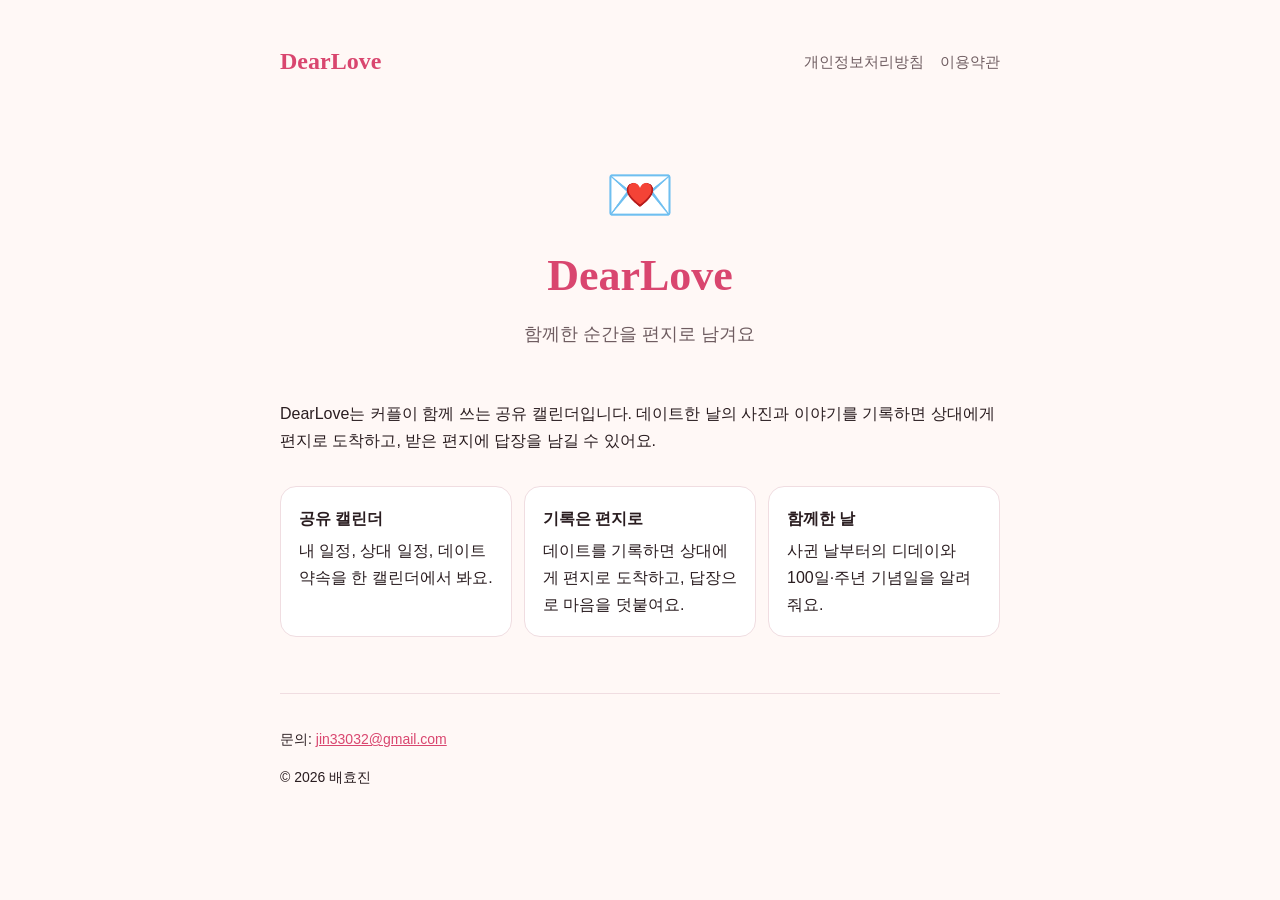
<file: index.html>
<!doctype html>
<html lang="ko">
<head>
  <meta charset="utf-8">
  <meta name="viewport" content="width=device-width, initial-scale=1">
  <title>DearLove — 함께한 순간을 편지로</title>
  <meta name="description" content="DearLove는 커플이 함께 쓰는 공유 캘린더입니다. 함께한 순간을 편지로 남기고, 답장을 주고받으세요.">
  <link rel="stylesheet" href="style.css">
</head>
<body>
<main>
  <header class="site">
    <a class="brand" href="./">DearLove</a>
    <nav><a href="privacy.html">개인정보처리방침</a><a href="terms.html">이용약관</a></nav>
  </header>

  <section class="hero">
    <div class="mark">💌</div>
    <h1>DearLove</h1>
    <p>함께한 순간을 편지로 남겨요</p>
  </section>

  <p>DearLove는 커플이 함께 쓰는 공유 캘린더입니다. 데이트한 날의 사진과 이야기를 기록하면 상대에게 편지로 도착하고, 받은 편지에 답장을 남길 수 있어요.</p>

  <div class="cards">
    <div class="card"><b>공유 캘린더</b>내 일정, 상대 일정, 데이트 약속을 한 캘린더에서 봐요.</div>
    <div class="card"><b>기록은 편지로</b>데이트를 기록하면 상대에게 편지로 도착하고, 답장으로 마음을 덧붙여요.</div>
    <div class="card"><b>함께한 날</b>사귄 날부터의 디데이와 100일·주년 기념일을 알려 줘요.</div>
  </div>

  <footer>
    <p>문의: <a href="mailto:jin33032@gmail.com">jin33032@gmail.com</a></p>
    <p>© 2026 배효진</p>
  </footer>
</main>
</body>
</html>
</file>
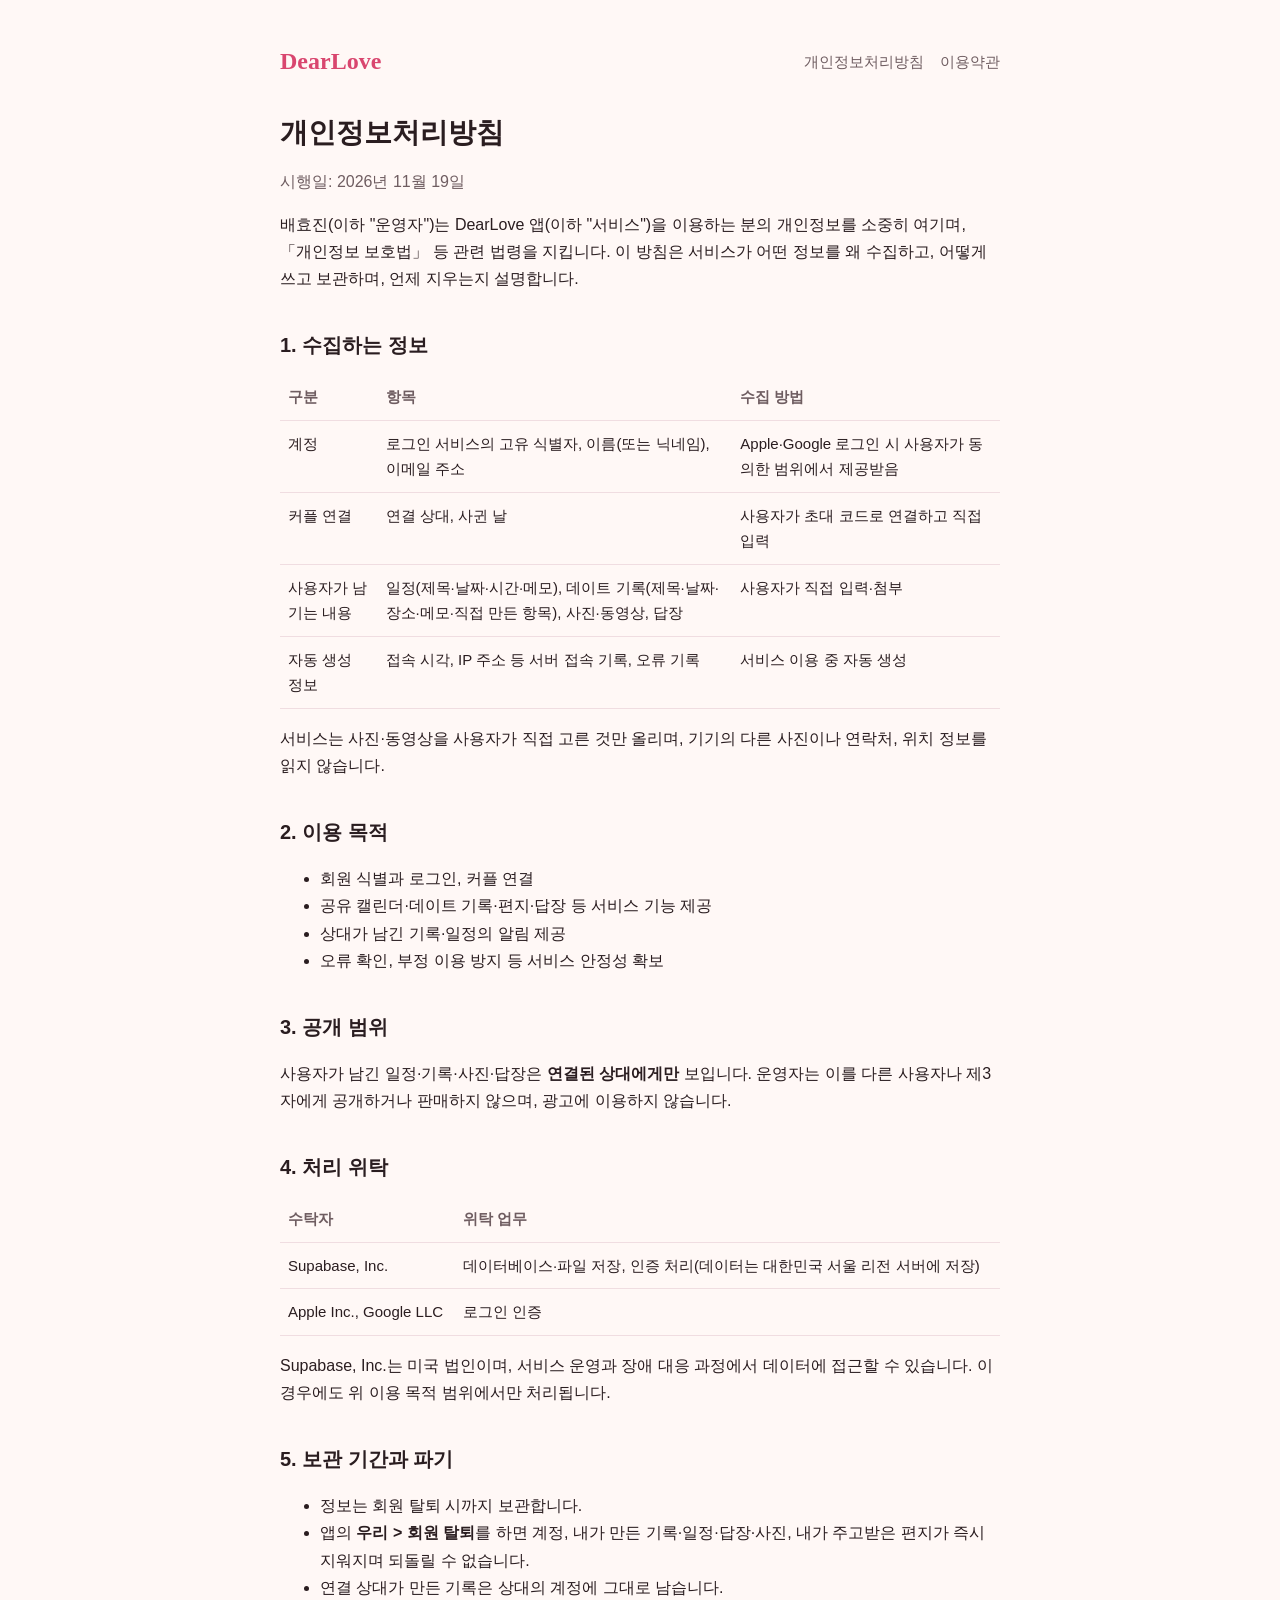
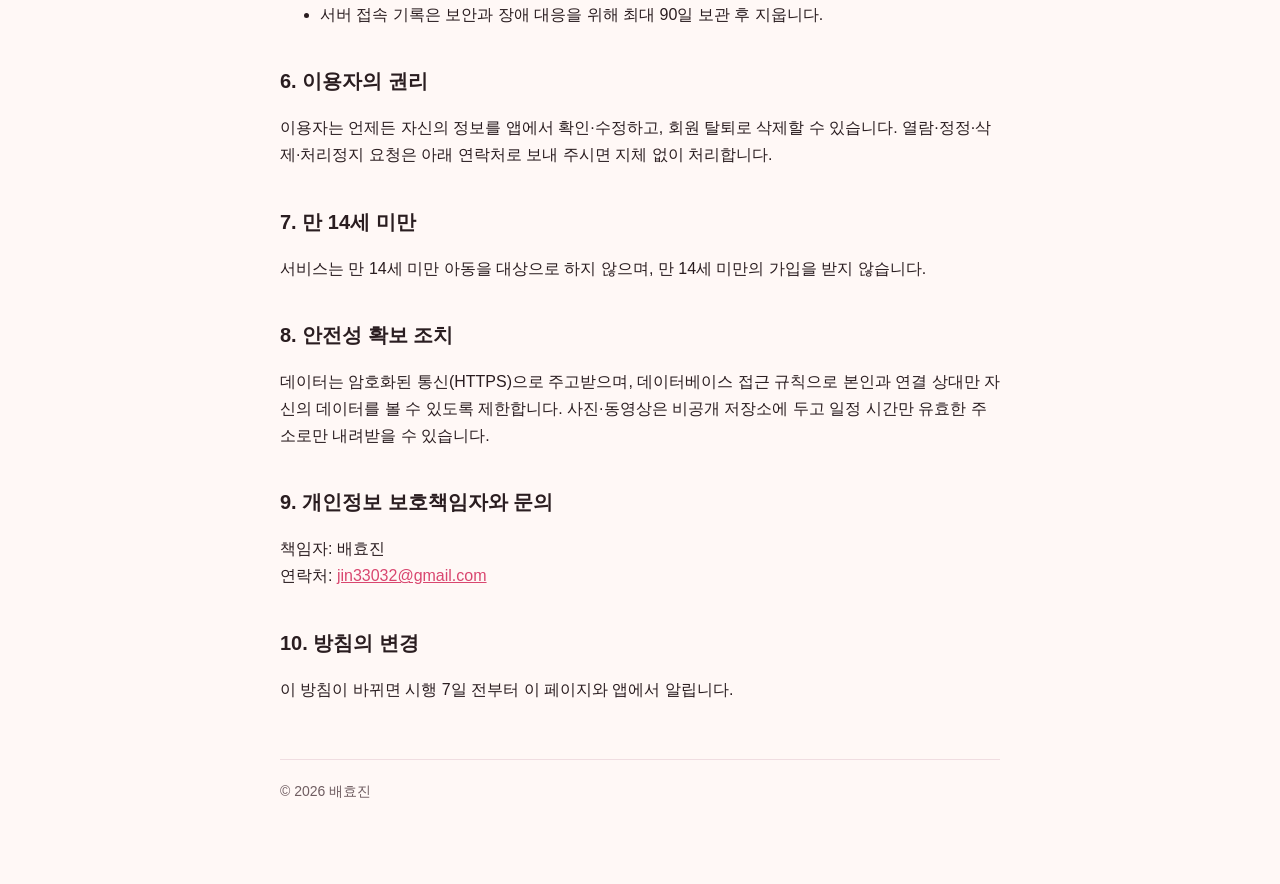
<file: privacy.html>
<!doctype html>
<html lang="ko">
<head>
  <meta charset="utf-8">
  <meta name="viewport" content="width=device-width, initial-scale=1">
  <title>개인정보처리방침 — DearLove</title>
  <link rel="stylesheet" href="style.css">
</head>
<body>
<main>
  <header class="site">
    <a class="brand" href="./">DearLove</a>
    <nav><a href="privacy.html">개인정보처리방침</a><a href="terms.html">이용약관</a></nav>
  </header>

  <h1>개인정보처리방침</h1>
  <p class="muted">시행일: 2026년 11월 19일</p>

  <p>배효진(이하 "운영자")는 DearLove 앱(이하 "서비스")을 이용하는 분의 개인정보를 소중히 여기며, 「개인정보 보호법」 등 관련 법령을 지킵니다. 이 방침은 서비스가 어떤 정보를 왜 수집하고, 어떻게 쓰고 보관하며, 언제 지우는지 설명합니다.</p>

  <h2>1. 수집하는 정보</h2>
  <table>
    <tr><th>구분</th><th>항목</th><th>수집 방법</th></tr>
    <tr><td>계정</td><td>로그인 서비스의 고유 식별자, 이름(또는 닉네임), 이메일 주소</td><td>Apple·Google 로그인 시 사용자가 동의한 범위에서 제공받음</td></tr>
    <tr><td>커플 연결</td><td>연결 상대, 사귄 날</td><td>사용자가 초대 코드로 연결하고 직접 입력</td></tr>
    <tr><td>사용자가 남기는 내용</td><td>일정(제목·날짜·시간·메모), 데이트 기록(제목·날짜·장소·메모·직접 만든 항목), 사진·동영상, 답장</td><td>사용자가 직접 입력·첨부</td></tr>
    <tr><td>자동 생성 정보</td><td>접속 시각, IP 주소 등 서버 접속 기록, 오류 기록</td><td>서비스 이용 중 자동 생성</td></tr>
  </table>
  <p>서비스는 사진·동영상을 사용자가 직접 고른 것만 올리며, 기기의 다른 사진이나 연락처, 위치 정보를 읽지 않습니다.</p>

  <h2>2. 이용 목적</h2>
  <ul>
    <li>회원 식별과 로그인, 커플 연결</li>
    <li>공유 캘린더·데이트 기록·편지·답장 등 서비스 기능 제공</li>
    <li>상대가 남긴 기록·일정의 알림 제공</li>
    <li>오류 확인, 부정 이용 방지 등 서비스 안정성 확보</li>
  </ul>

  <h2>3. 공개 범위</h2>
  <p>사용자가 남긴 일정·기록·사진·답장은 <b>연결된 상대에게만</b> 보입니다. 운영자는 이를 다른 사용자나 제3자에게 공개하거나 판매하지 않으며, 광고에 이용하지 않습니다.</p>

  <h2>4. 처리 위탁</h2>
  <table>
    <tr><th>수탁자</th><th>위탁 업무</th></tr>
    <tr><td>Supabase, Inc.</td><td>데이터베이스·파일 저장, 인증 처리(데이터는 대한민국 서울 리전 서버에 저장)</td></tr>
    <tr><td>Apple Inc., Google LLC</td><td>로그인 인증</td></tr>
  </table>
  <p>Supabase, Inc.는 미국 법인이며, 서비스 운영과 장애 대응 과정에서 데이터에 접근할 수 있습니다. 이 경우에도 위 이용 목적 범위에서만 처리됩니다.</p>

  <h2>5. 보관 기간과 파기</h2>
  <ul>
    <li>정보는 회원 탈퇴 시까지 보관합니다.</li>
    <li>앱의 <b>우리 &gt; 회원 탈퇴</b>를 하면 계정, 내가 만든 기록·일정·답장·사진, 내가 주고받은 편지가 즉시 지워지며 되돌릴 수 없습니다.</li>
    <li>연결 상대가 만든 기록은 상대의 계정에 그대로 남습니다.</li>
    <li>서버 접속 기록은 보안과 장애 대응을 위해 최대 90일 보관 후 지웁니다.</li>
  </ul>

  <h2>6. 이용자의 권리</h2>
  <p>이용자는 언제든 자신의 정보를 앱에서 확인·수정하고, 회원 탈퇴로 삭제할 수 있습니다. 열람·정정·삭제·처리정지 요청은 아래 연락처로 보내 주시면 지체 없이 처리합니다.</p>

  <h2>7. 만 14세 미만</h2>
  <p>서비스는 만 14세 미만 아동을 대상으로 하지 않으며, 만 14세 미만의 가입을 받지 않습니다.</p>

  <h2>8. 안전성 확보 조치</h2>
  <p>데이터는 암호화된 통신(HTTPS)으로 주고받으며, 데이터베이스 접근 규칙으로 본인과 연결 상대만 자신의 데이터를 볼 수 있도록 제한합니다. 사진·동영상은 비공개 저장소에 두고 일정 시간만 유효한 주소로만 내려받을 수 있습니다.</p>

  <h2>9. 개인정보 보호책임자와 문의</h2>
  <p>책임자: 배효진<br>연락처: <a href="mailto:jin33032@gmail.com">jin33032@gmail.com</a></p>

  <h2>10. 방침의 변경</h2>
  <p>이 방침이 바뀌면 시행 7일 전부터 이 페이지와 앱에서 알립니다.</p>

  <footer>© 2026 배효진</footer>
</main>
</body>
</html>
</file>
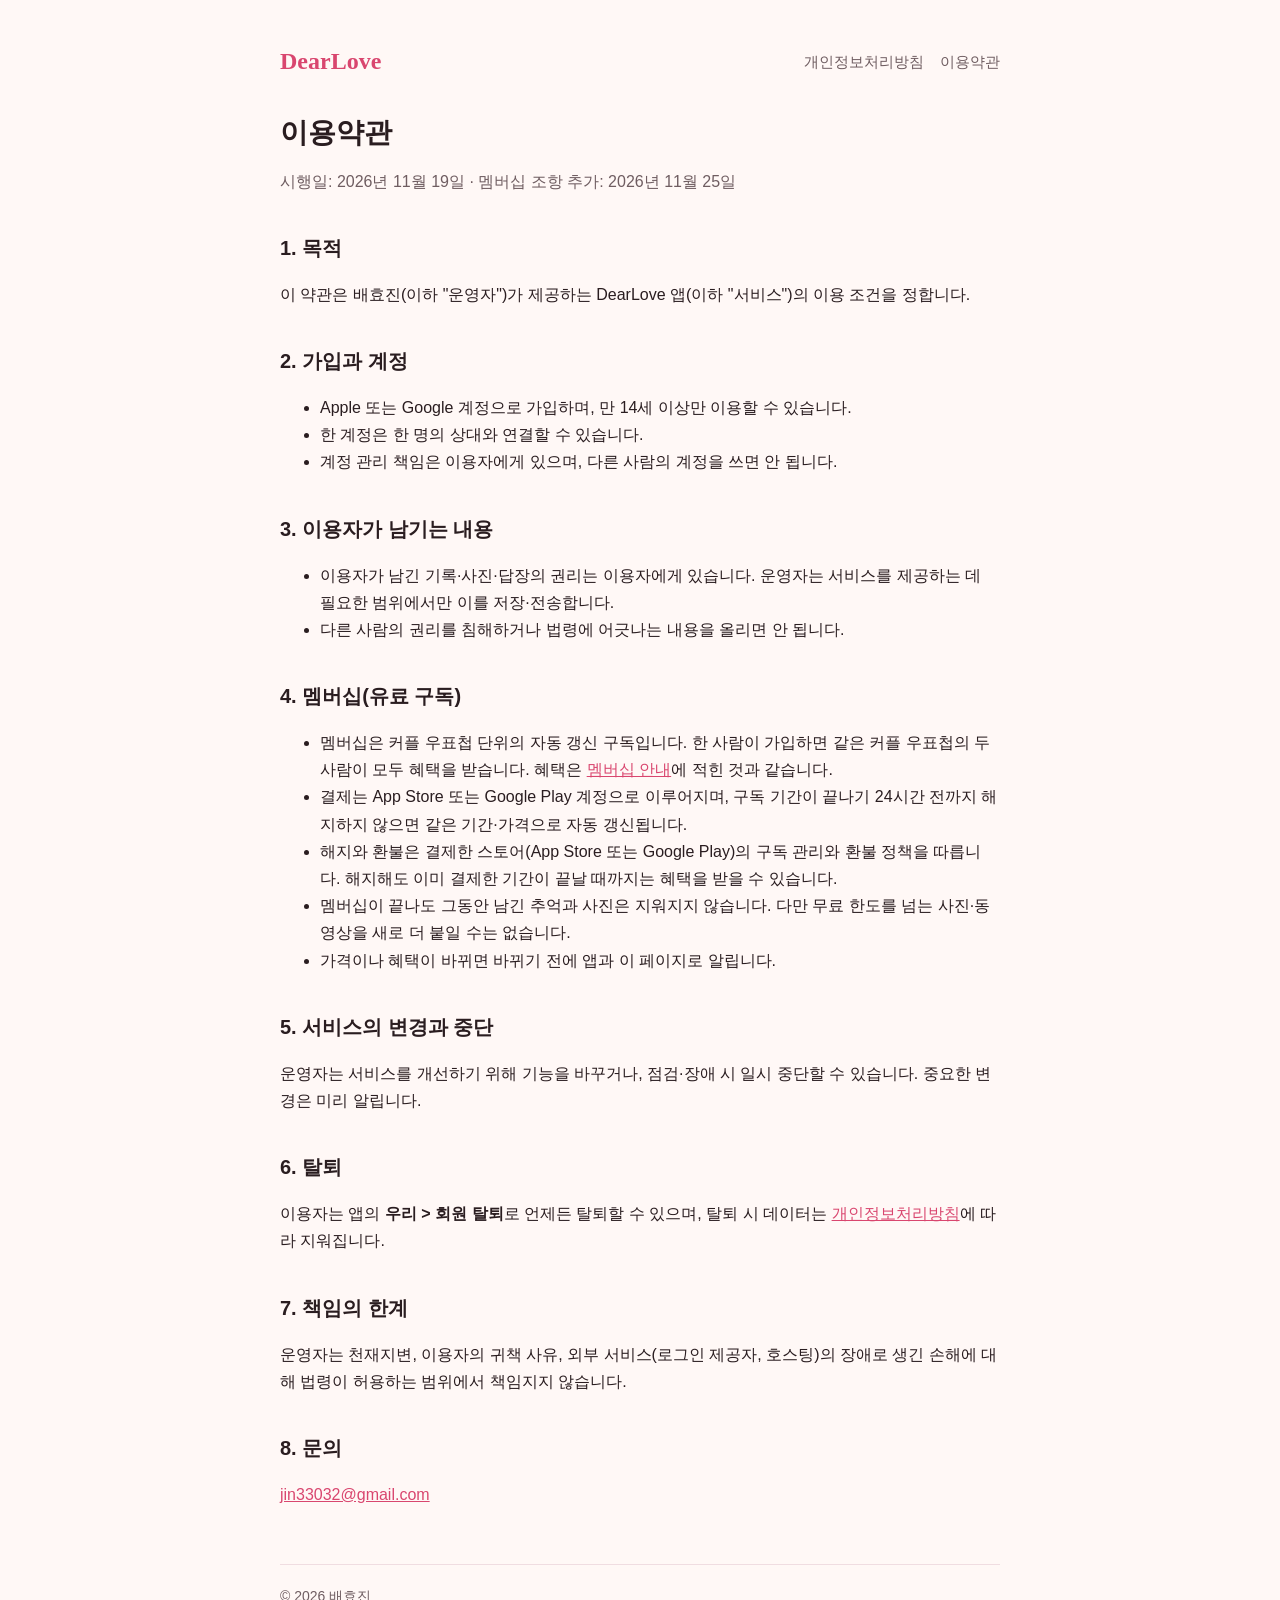
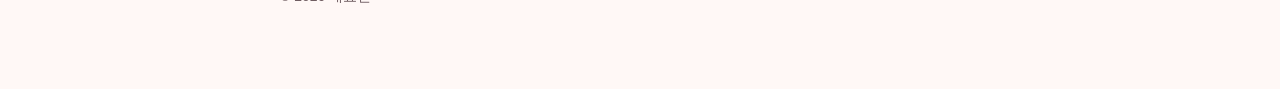
<file: terms.html>
<!doctype html>
<html lang="ko">
<head>
  <meta charset="utf-8">
  <meta name="viewport" content="width=device-width, initial-scale=1">
  <title>이용약관 — DearLove</title>
  <link rel="stylesheet" href="style.css">
</head>
<body>
<main>
  <header class="site">
    <a class="brand" href="./">DearLove</a>
    <nav><a href="privacy.html">개인정보처리방침</a><a href="terms.html">이용약관</a></nav>
  </header>

  <h1>이용약관</h1>
  <p class="muted">시행일: 2026년 11월 19일 · 멤버십 조항 추가: 2026년 11월 25일</p>

  <h2>1. 목적</h2>
  <p>이 약관은 배효진(이하 "운영자")가 제공하는 DearLove 앱(이하 "서비스")의 이용 조건을 정합니다.</p>

  <h2>2. 가입과 계정</h2>
  <ul>
    <li>Apple 또는 Google 계정으로 가입하며, 만 14세 이상만 이용할 수 있습니다.</li>
    <li>한 계정은 한 명의 상대와 연결할 수 있습니다.</li>
    <li>계정 관리 책임은 이용자에게 있으며, 다른 사람의 계정을 쓰면 안 됩니다.</li>
  </ul>

  <h2>3. 이용자가 남기는 내용</h2>
  <ul>
    <li>이용자가 남긴 기록·사진·답장의 권리는 이용자에게 있습니다. 운영자는 서비스를 제공하는 데 필요한 범위에서만 이를 저장·전송합니다.</li>
    <li>다른 사람의 권리를 침해하거나 법령에 어긋나는 내용을 올리면 안 됩니다.</li>
  </ul>

  <h2>4. 멤버십(유료 구독)</h2>
  <ul>
    <li>멤버십은 커플 우표첩 단위의 자동 갱신 구독입니다. 한 사람이 가입하면 같은 커플 우표첩의 두 사람이 모두 혜택을 받습니다. 혜택은 <a href="membership">멤버십 안내</a>에 적힌 것과 같습니다.</li>
    <li>결제는 App Store 또는 Google Play 계정으로 이루어지며, 구독 기간이 끝나기 24시간 전까지 해지하지 않으면 같은 기간·가격으로 자동 갱신됩니다.</li>
    <li>해지와 환불은 결제한 스토어(App Store 또는 Google Play)의 구독 관리와 환불 정책을 따릅니다. 해지해도 이미 결제한 기간이 끝날 때까지는 혜택을 받을 수 있습니다.</li>
    <li>멤버십이 끝나도 그동안 남긴 추억과 사진은 지워지지 않습니다. 다만 무료 한도를 넘는 사진·동영상을 새로 더 붙일 수는 없습니다.</li>
    <li>가격이나 혜택이 바뀌면 바뀌기 전에 앱과 이 페이지로 알립니다.</li>
  </ul>

  <h2>5. 서비스의 변경과 중단</h2>
  <p>운영자는 서비스를 개선하기 위해 기능을 바꾸거나, 점검·장애 시 일시 중단할 수 있습니다. 중요한 변경은 미리 알립니다.</p>

  <h2>6. 탈퇴</h2>
  <p>이용자는 앱의 <b>우리 &gt; 회원 탈퇴</b>로 언제든 탈퇴할 수 있으며, 탈퇴 시 데이터는 <a href="privacy.html">개인정보처리방침</a>에 따라 지워집니다.</p>

  <h2>7. 책임의 한계</h2>
  <p>운영자는 천재지변, 이용자의 귀책 사유, 외부 서비스(로그인 제공자, 호스팅)의 장애로 생긴 손해에 대해 법령이 허용하는 범위에서 책임지지 않습니다.</p>

  <h2>8. 문의</h2>
  <p><a href="mailto:jin33032@gmail.com">jin33032@gmail.com</a></p>

  <footer>© 2026 배효진</footer>
</main>
</body>
</html>
</file>
<file: style.css>
:root {
  --bg: #fff8f6;
  --text: #2a1d20;
  --muted: #6f5d61;
  --accent: #d9466f;
  --card: #ffffff;
  --line: #f0dde1;
}

@media (prefers-color-scheme: dark) {
  :root {
    --bg: #1c1517;
    --text: #f5e9eb;
    --muted: #c4b0b5;
    --accent: #ffb1c3;
    --card: #261d20;
    --line: #3b2c30;
  }
}

* { box-sizing: border-box; }

body {
  margin: 0;
  background: var(--bg);
  color: var(--text);
  font: 16px/1.7 -apple-system, BlinkMacSystemFont, "Apple SD Gothic Neo", "Noto Sans KR", sans-serif;
}

main { max-width: 760px; margin: 0 auto; padding: 48px 20px 80px; }

header.site { display: flex; align-items: center; justify-content: space-between; gap: 12px; margin-bottom: 40px; }
header.site a.brand { color: var(--accent); font: 700 24px Georgia, "Times New Roman", serif; text-decoration: none; }
header.site nav a { color: var(--muted); margin-left: 16px; text-decoration: none; font-size: 15px; }
header.site nav a:hover { color: var(--accent); }

h1 { font-size: 28px; line-height: 1.3; margin: 0 0 8px; }
h2 { font-size: 20px; margin: 36px 0 8px; }
p, li { color: var(--text); }
.muted { color: var(--muted); }
a { color: var(--accent); }

.hero { text-align: center; padding: 32px 0 16px; }
.hero .mark { font-size: 56px; }
.hero h1 { font: 700 44px Georgia, "Times New Roman", serif; color: var(--accent); margin: 8px 0; }
.hero p { font-size: 18px; color: var(--muted); }

.cards { display: grid; gap: 12px; grid-template-columns: repeat(auto-fit, minmax(200px, 1fr)); margin-top: 32px; }
.card { background: var(--card); border: 1px solid var(--line); border-radius: 16px; padding: 18px; }
.card b { display: block; margin-bottom: 4px; }

table { width: 100%; border-collapse: collapse; margin: 12px 0; font-size: 15px; }
th, td { text-align: left; vertical-align: top; padding: 10px 8px; border-bottom: 1px solid var(--line); }
th { color: var(--muted); font-weight: 600; }

footer { margin-top: 56px; padding-top: 20px; border-top: 1px solid var(--line); color: var(--muted); font-size: 14px; }
</file>
